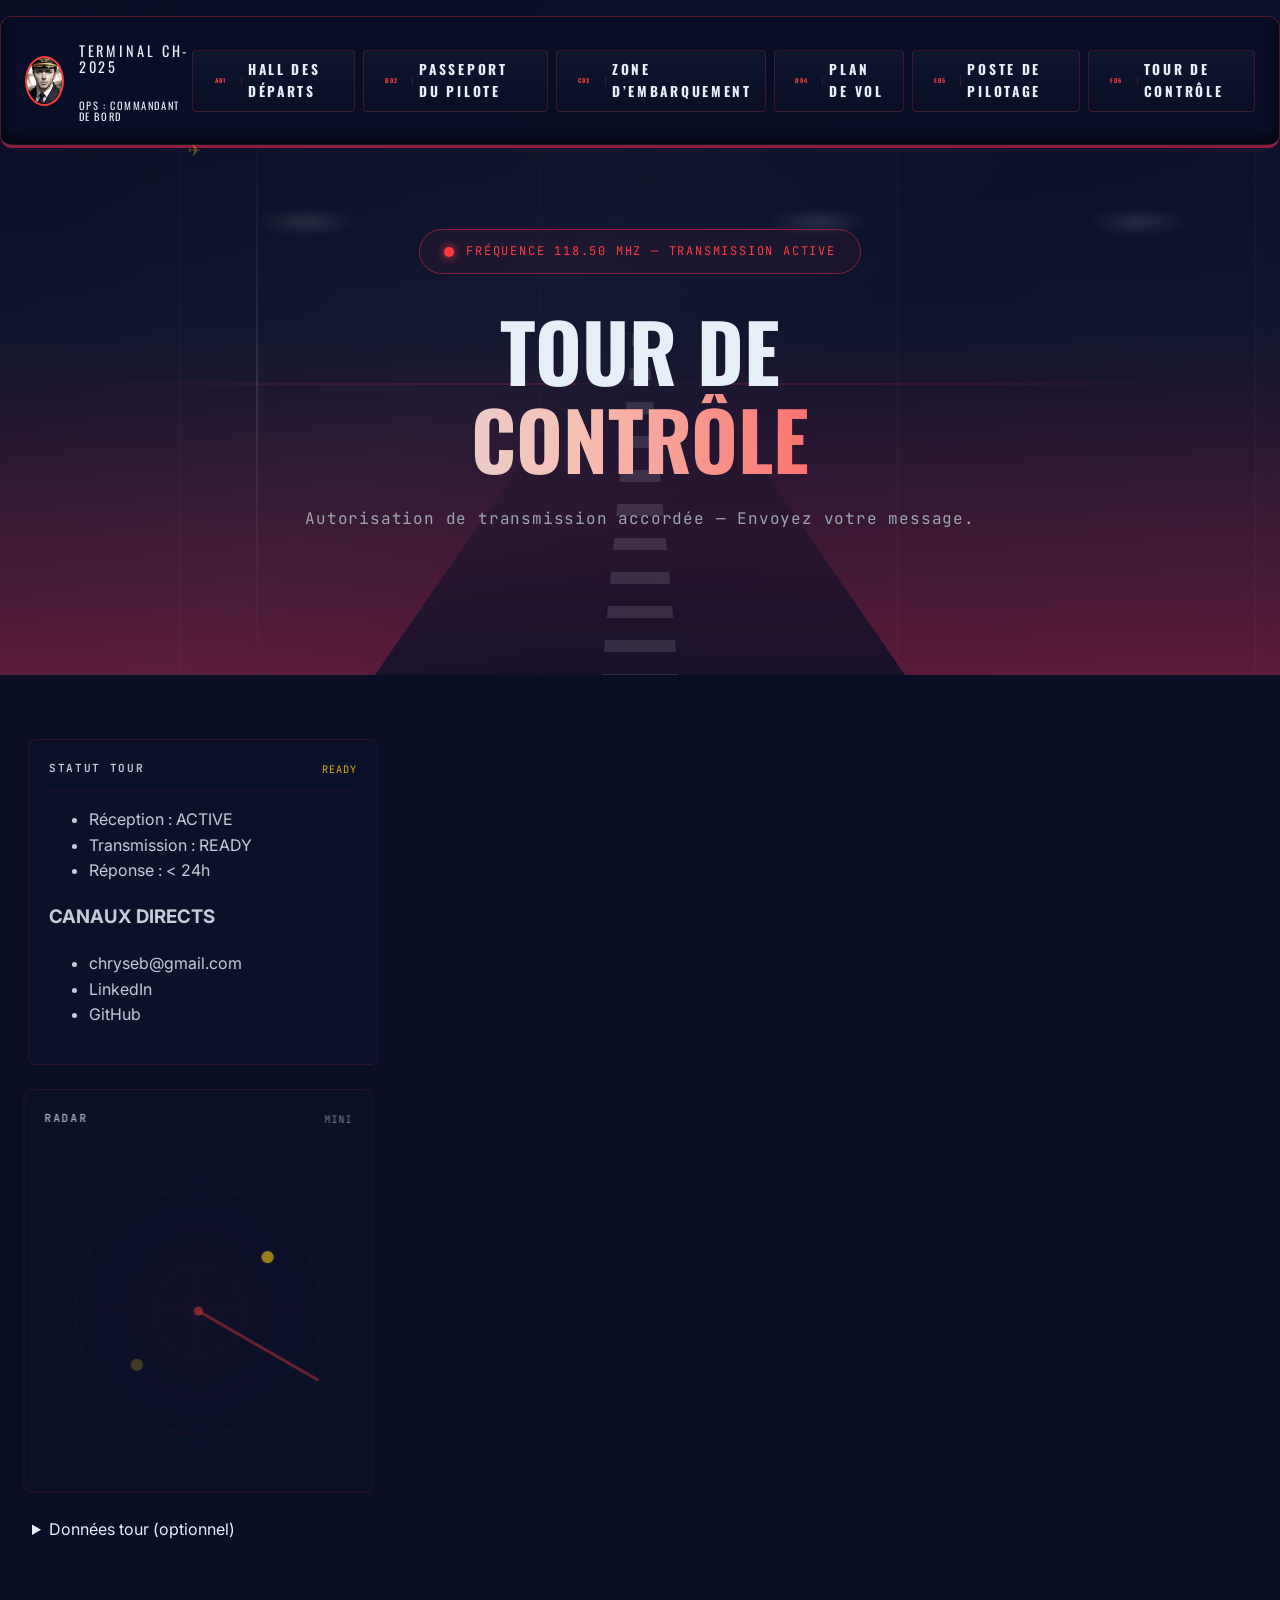
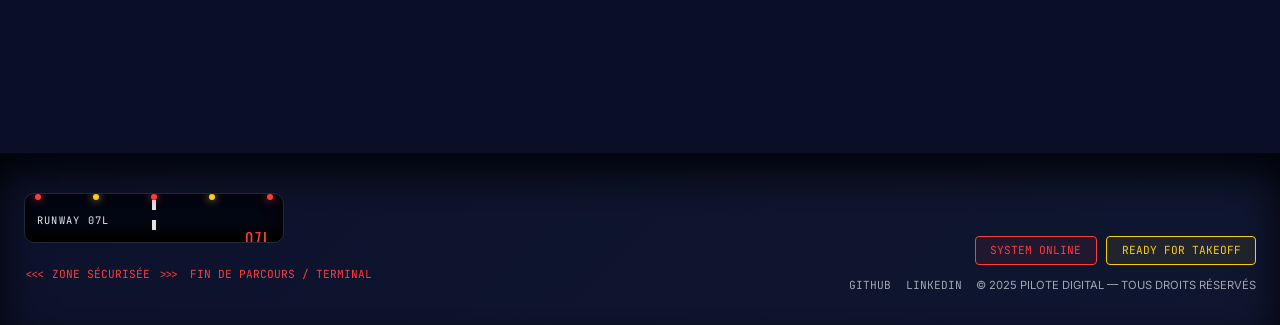
<file: contact.html>
<!DOCTYPE html>
<html lang="fr">

<head>
  <meta charset="UTF-8">
  <meta name="viewport" content="width=device-width, initial-scale=1.0">
  <meta name="description" content="Tour de contrôle — Initiez votre transmission">
  <title>Tour de Contrôle | Contact</title>

  <!-- Fonts -->
  <link rel="preconnect" href="https://fonts.googleapis.com">
  <link rel="preconnect" href="https://fonts.gstatic.com" crossorigin>
  <link
    href="https://fonts.googleapis.com/css2?family=Oswald:wght@400;600;700&family=Inter:wght@300;400;600&family=JetBrains+Mono:wght@400;600&display=swap"
    rel="stylesheet">

  <!-- Styles -->

  <link rel="stylesheet" href="css/contact.css">
</head>

<body>

  <!--header navigation -->
  <header class="site-header">
    <div class="header-inner" id="nav-container">
      <a href="index.html" class="logo" id="logo-ref" aria-label="Terminal principal">
        <img src="asset/images/pilote-christophehascoet3.png" alt="Portrait de Christophe Hascoët" />
        <div class="logo-text-group">
          <p class="logo-terminal">TERMINAL CH-2025</p>
          <p class="logo-ops">OPS : COMMANDANT DE BORD</p>
        </div>
      </a>

      <nav class="nav-desktop" aria-label="Navigation principale">

        <a href="index.html" class="nav-link cockpit-btn" data-gate="A01">
          <span class="gate-number">A01</span>
          <span class="nav-label">HALL DES DÉPARTS</span>
        </a>

        <a href="passeport.html" class="nav-link cockpit-btn" data-gate="B02">
          <span class="gate-number">B02</span>
          <span class="nav-label">PASSEPORT DU PILOTE</span>
        </a>

        <a href="embarquement.html" class="nav-link cockpit-btn" data-gate="C03">
          <span class="gate-number">C03</span>
          <span class="nav-label">ZONE D’EMBARQUEMENT</span>
        </a>

        <a href="plandevol.html" class="nav-link cockpit-btn" data-gate="D04">
          <span class="gate-number">D04</span>
          <span class="nav-label">PLAN DE VOL</span>
        </a>

        <!-- <a href="departure1.html" class="nav-link cockpit-btn" data-gate="E05">
          <span class="gate-number">E05</span>
          <span class="nav-label">POSTE DE PILOTAGE</span>
        </a> -->

        <a href="profile.html" class="nav-link cockpit-btn" data-gate="E05">
          <span class="gate-number">E05</span>
          <span class="nav-label">POSTE DE PILOTAGE</span>
        </a>

        <a href="contact.html" class="nav-link cockpit-btn" data-gate="F06">
          <span class="gate-number">F06</span>
          <span class="nav-label">TOUR DE CONTRÔLE</span>
        </a>
      </nav>
      <span class="plane-animated" id="plane" aria-hidden="true">✈</span>


  </header>

  <!-- TOUR DE CONTRÔLE -->
  <main class="tower-control">

    <!-- HERO / VUE TOUR (ambiance + titre) -->
    <section class="tower-windows" aria-label="Vue panoramique de la tour">

      <!-- Ciel + horizon (décor léger) -->
      <div class="sky-view" aria-hidden="true">
        <div class="sky-gradient"></div>

        <div class="clouds">
          <div class="cloud"></div>
          <div class="cloud"></div>
          <div class="cloud"></div>
        </div>

        <div class="horizon-line"></div>
      </div>

      <!-- Piste (décor, pas “infos”) -->
      <div class="runway-perspective" aria-hidden="true">
        <div class="runway-strip">
          <div class="runway-marking"></div>
          <div class="runway-marking"></div>
          <div class="runway-marking"></div>
          <div class="runway-marking"></div>
          <div class="runway-marking"></div>
          <div class="runway-marking"></div>
        </div>

        <div class="runway-lights">
          <span class="light"></span>
          <span class="light"></span>
          <span class="light"></span>
          <span class="light"></span>
          <span class="light"></span>
        </div>
      </div>

      <!-- Reflets vitres -->
      <div class="window-frame" aria-hidden="true">
        <div class="window-reflection"></div>
        <div class="window-beam"></div>
      </div>

      <!-- Header (contenu principal du hero) -->
      <header class="tower-header">
        <p class="tower-callsign">
          <span class="callsign-led" aria-hidden="true"></span>
          <data value="118.50">FRÉQUENCE 118.50 MHz — TRANSMISSION ACTIVE</data>
        </p>

        <h1 class="tower-title">
          <span class="title-line">TOUR DE</span>
          <span class="title-line title-highlight">CONTRÔLE</span>
        </h1>

        <p class="tower-subtitle">
          Autorisation de transmission accordée — Envoyez votre message.
        </p>
      </header>
    </section>

    <!-- CONSOLE (focus portfolio : contact) -->
    <section class="control-workstation" aria-label="Console de contrôle">
      <div class="workstation-container">

        <!-- COLONNE GAUCHE : MINIMAL (statut + radar) -->
        <aside class="monitoring-station" aria-label="Infos tour (essentiel)">

          <!-- STATUT + CANAUX DIRECTS (utile pour un recruteur) -->
          <section class="monitor-unit system-monitor" aria-label="Statut système et canaux directs">
            <header class="monitor-header">
              <h2 class="monitor-label">STATUT TOUR</h2>
              <span class="monitor-status active">READY</span>
            </header>

            <div class="monitor-screen">
              <ul class="tower-status-list" role="list">
                <li class="tower-status-item">
                  <span class="tower-dot tower-dot--ok" aria-hidden="true"></span>
                  Réception : ACTIVE
                </li>
                <li class="tower-status-item">
                  <span class="tower-dot tower-dot--ok" aria-hidden="true"></span>
                  Transmission : READY
                </li>
                <li class="tower-status-item">
                  <span class="tower-dot tower-dot--warn" aria-hidden="true"></span>
                  Réponse : &lt; 24h
                </li>
              </ul>

              <div class="tower-divider" role="separator" aria-hidden="true"></div>

              <h3 class="tower-mini-title">CANAUX DIRECTS</h3>
              <ul class="tower-direct-list" role="list">
                <li><a class="tower-direct-link" href="mailto:votre.email@exemple.com">chryseb@gmail.com</a></li>
                <li><a class="tower-direct-link" href="https://linkedin.com/in/votreprofil" target="_blank"
                    rel="noopener noreferrer">LinkedIn</a></li>
                <li><a class="tower-direct-link" href="https://github.com/votrenom" target="_blank"
                    rel="noopener noreferrer">GitHub</a></li>
              </ul>
            </div>
          </section>

          <!-- RADAR MINI (déco + signature) -->
          <section class="monitor-unit radar-monitor" aria-label="Radar miniature">
            <header class="monitor-header">
              <h2 class="monitor-label">RADAR</h2>
              <span class="monitor-status auto">MINI</span>
            </header>

            <div class="monitor-screen">
              <svg class="radar-scope" viewBox="0 0 200 200" role="img" aria-label="Écran radar">
                <defs>
                  <radialGradient id="radarGlow">
                    <stop offset="0%" stop-color="var(--accent)" stop-opacity="0.10" />
                    <stop offset="100%" stop-color="var(--primary)" stop-opacity="0" />
                  </radialGradient>
                </defs>

                <circle cx="100" cy="100" r="95" fill="url(#radarGlow)" />
                <circle cx="100" cy="100" r="80" fill="none" stroke="var(--accent)" stroke-width="0.5" opacity="0.28" />
                <circle cx="100" cy="100" r="55" fill="none" stroke="var(--accent)" stroke-width="0.5" opacity="0.22" />
                <circle cx="100" cy="100" r="30" fill="none" stroke="var(--accent)" stroke-width="0.5" opacity="0.18" />
                <line x1="100" y1="5" x2="100" y2="195" stroke="var(--accent)" stroke-width="0.5" opacity="0.16" />
                <line x1="5" y1="100" x2="195" y2="100" stroke="var(--accent)" stroke-width="0.5" opacity="0.16" />

                <circle cx="100" cy="100" r="3" fill="var(--accent-bright)">
                  <animate attributeName="opacity" values="1;0.5;1" dur="2s" repeatCount="indefinite" />
                </circle>

                <line class="radar-sweep" x1="100" y1="100" x2="100" y2="10" stroke="var(--accent-bright)"
                  stroke-width="2" opacity="0.55">
                  <animateTransform attributeName="transform" type="rotate" from="0 100 100" to="360 100 100" dur="4s"
                    repeatCount="indefinite" />
                </line>

                <g transform="translate(145, 65)">
                  <circle r="4" fill="var(--warning)">
                    <animate attributeName="opacity" values="1;0.3;1" dur="1.5s" repeatCount="indefinite" />
                  </circle>
                </g>
                <g transform="translate(60, 135)">
                  <circle r="4" fill="var(--warning)">
                    <animate attributeName="opacity" values="1;0.3;1" dur="1.5s" repeatCount="indefinite"
                      begin="0.6s" />
                  </circle>
                </g>
              </svg>
            </div>
          </section>

          <!-- DONNÉES “FUN” MAIS REPLIÉES -->
          <details class="tower-details">
            <summary class="tower-details__summary">Données tour (optionnel)</summary>

            <div class="tower-details__body">
              <!-- METAR -->
              <article class="monitor-unit weather-monitor" aria-label="METAR (optionnel)">
                <header class="monitor-header">
                  <h2 class="monitor-label">METAR</h2>
                  <span class="monitor-status auto">AUTO</span>
                </header>
                <div class="monitor-screen">
                  <dl class="metar-data">
                    <div class="metar-row">
                      <dt>VENT</dt>
                      <dd><data value="270/12">270° / 12kt</data></dd>
                    </div>
                    <div class="metar-row">
                      <dt>VISI</dt>
                      <dd><data value="10000">10km+</data></dd>
                    </div>
                    <div class="metar-row">
                      <dt>TEMP</dt>
                      <dd><data value="18">18°C</data></dd>
                    </div>
                    <div class="metar-row">
                      <dt>QNH</dt>
                      <dd><data value="1013">1013 hPa</data></dd>
                    </div>
                    <div class="metar-row">
                      <dt>PISTE</dt>
                      <dd><data value="27">27 ACTIVE</data></dd>
                    </div>
                  </dl>
                </div>
              </article>

              <!-- TRAFIC -->
              <article class="monitor-unit traffic-monitor" aria-label="Trafic (optionnel)">
                <header class="monitor-header">
                  <h2 class="monitor-label">TRAFIC</h2>
                  <span class="monitor-status"><data value="3">03</data></span>
                </header>
                <div class="monitor-screen">
                  <ul class="traffic-list" role="list">
                    <li class="traffic-entry">
                      <span class="traffic-led active"></span>
                      <data class="traffic-callsign" value="AF1234">AF1234</data>
                      <span class="traffic-type">A320</span>
                      <data class="traffic-altitude" value="35000">FL350</data>
                    </li>
                    <li class="traffic-entry">
                      <span class="traffic-led active"></span>
                      <data class="traffic-callsign" value="BA5678">BA5678</data>
                      <span class="traffic-type">B777</span>
                      <data class="traffic-altitude" value="38000">FL380</data>
                    </li>
                    <li class="traffic-entry">
                      <span class="traffic-led"></span>
                      <data class="traffic-callsign" value="LH9012">LH9012</data>
                      <span class="traffic-type">A350</span>
                      <data class="traffic-altitude" value="0">SOL</data>
                    </li>
                  </ul>
                </div>
              </article>

              <!-- FRÉQUENCES -->
              <article class="monitor-unit frequency-monitor" aria-label="Fréquences (optionnel)">
                <header class="monitor-header">
                  <h2 class="monitor-label">FRÉQUENCES</h2>
                </header>
                <div class="monitor-screen">
                  <ul class="frequency-list" role="list">
                    <li class="frequency-channel active"><data value="118.50">118.50</data><span>TOUR</span><span
                        class="channel-led"></span></li>
                    <li class="frequency-channel"><data value="121.90">121.90</data><span>SOL</span><span
                        class="channel-led"></span></li>
                    <li class="frequency-channel"><data value="119.25">119.25</data><span>APPROCHE</span><span
                        class="channel-led"></span></li>
                    <li class="frequency-channel"><data value="121.50">121.50</data><span>URGENCE</span><span
                        class="channel-led"></span></li>
                  </ul>
                </div>
              </article>
            </div>
          </details>
        </aside>

        <!-- COLONNE DROITE : FORMULAIRE (priorité) -->
        <article class="transmission-station" aria-labelledby="transmission-title">
          <header class="station-header">
            <h2 id="transmission-title" class="station-title">CONSOLE DE TRANSMISSION</h2>
            <div class="station-status">
              <span class="system-led" aria-hidden="true"></span>
              <span class="system-text">SYSTÈME OPÉRATIONNEL</span>
            </div>
          </header>

          <form class="transmission-form" id="contactForm" novalidate>
            <div class="form-row">
              <div class="form-field">
                <label for="callsign" class="field-label">
                  <span class="field-code">[01]</span>
                  <span class="field-text">INDICATIF</span>
                  <abbr title="Requis" aria-label="Champ requis">*</abbr>
                </label>
                <input type="text" id="callsign" name="name" class="field-input" placeholder="Votre nom complet"
                  autocomplete="name" required aria-required="true">
                <span class="field-scan" aria-hidden="true"></span>
                <span class="field-error" role="alert"></span>
              </div>

              <div class="form-field">
                <label for="frequency" class="field-label">
                  <span class="field-code">[02]</span>
                  <span class="field-text">CANAL</span>
                  <abbr title="Requis" aria-label="Champ requis">*</abbr>
                </label>
                <input type="email" id="frequency" name="email" class="field-input" placeholder="votre@email.com"
                  autocomplete="email" required aria-required="true">
                <span class="field-scan" aria-hidden="true"></span>
                <span class="field-error" role="alert"></span>
              </div>
            </div>

            <div class="form-field">
              <label for="code" class="field-label">
                <span class="field-code">[03]</span>
                <span class="field-text">AUTORISATION</span>
                <abbr title="Requis" aria-label="Champ requis">*</abbr>
              </label>
              <input type="text" id="code" name="subject" class="field-input" placeholder="Objet de votre message"
                required aria-required="true">
              <span class="field-scan" aria-hidden="true"></span>
              <span class="field-error" role="alert"></span>
            </div>

            <div class="form-field">
              <label for="message" class="field-label">
                <span class="field-code">[04]</span>
                <span class="field-text">MESSAGE ENTRANT</span>
                <abbr title="Requis" aria-label="Champ requis">*</abbr>
              </label>
              <textarea id="message" name="message" class="field-input field-textarea" placeholder="Votre message…"
                rows="6" required aria-required="true"></textarea>
              <span class="field-scan" aria-hidden="true"></span>
              <span class="field-error" role="alert"></span>
            </div>

            <div class="form-actions">
              <button type="submit" class="btn-ptt">
                <span class="ptt-led" aria-hidden="true"></span>
                <span class="ptt-icon" aria-hidden="true">
                  <svg width="20" height="20" viewBox="0 0 24 24" fill="none" stroke="currentColor" stroke-width="2.5">
                    <path d="M22 2L11 13M22 2l-7 20-4-9-9-4 20-7z" />
                  </svg>
                </span>
                <span class="ptt-text">TRANSMETTRE</span>
                <span class="ptt-hint">PRESS TO TALK</span>
              </button>
            </div>
          </form>

          <aside class="transmission-ack" id="acknowledgment" role="status" aria-live="polite" hidden>
            <div class="ack-indicator" aria-hidden="true">✓</div>
            <div class="ack-content">
              <strong class="ack-title">TRANSMISSION REÇUE</strong>
              <p class="ack-message">Message envoyé avec succès — Réponse sous 24 heures</p>
            </div>
          </aside>
        </article>
      </div>
    </section>
  </main>
  <footer class="site-footer">
    <section class="footer-inner" aria-label="Informations de bas de page">
      <div class="footer-left-block">
        <div class="runway-visual" aria-hidden="true">
          <div class="runway-centerline"></div>
          <div class="runway-lights">
            <span class="runway-light"></span>
            <span class="runway-light"></span>
            <span class="runway-light"></span>
            <span class="runway-light"></span>
            <span class="runway-light"></span>
          </div>
          <p class="runway-label">RUNWAY 07L</p>
          <p class="runway-code">07L</p>
        </div>
        <p class="piste-lights">
          <span>&lt;&lt;&lt; ZONE SÉCURISÉE &gt;&gt;&gt;</span>
          <span>FIN DE PARCOURS / TERMINAL</span>
        </p>
      </div>

      <div class="footer-right-block">
        <div class="status-row">
          <span class="status-tag">SYSTEM ONLINE</span>
          <span class="status-tag secondary">READY FOR TAKEOFF</span>
        </div>
        <div class="footer-links">
          <a href="https://github.com/CHRISTOPHEHASCOET" target="_blank" rel="noopener noreferrer"
            aria-label="Aller vers mon profil GitHub (s'ouvre dans un nouvel onglet)">GitHub</a>
          <a href="#" target="_blank" rel="noopener noreferrer"
            aria-label="Aller vers mon profil LinkedIn (s'ouvre dans un nouvel onglet)">LinkedIn</a>
          <span>© 2025 PILOTE DIGITAL — TOUS DROITS RÉSERVÉS</span>
        </div>
      </div>
    </section>
  </footer>

  <!-- Scripts -->
  <script src="https://cdnjs.cloudflare.com/ajax/libs/gsap/3.12.5/gsap.min.js"></script>
  <script src="js/main.js"></script>
  <script type="module" src="js/contact.js"></script>

</body>

</html>
</file>
<file: css/contact.css>
:root {
    /* Palette de couleurs */
    --primary: #0a0e27;
    --primary-2: #0f1630;
    --accent: #8b1e3f;
    --accent-bright: #ff3b3b;
    --warning: #facc15;
    --text: #e6eef8;
    --text-dim: #9fa8b3;
    --bg-gradient: linear-gradient(135deg,
            var(--primary) 0%,
            var(--primary-2) 100%);
    --gradient: linear-gradient(90deg, #d9dde8 0%, #f6c1b5 40%, #ff3b3b 100%);

    /* Dimensions */
    --container-width: 1400px;
    --tile-w: 22px;
    --tile-h: 36px;
    --gap-char: 2px;

    /* Typographie */
    --font-oswald: "Oswald", sans-serif;
    --font-inter: "Inter", sans-serif;
    --font-mono: "JetBrains Mono", monospace;
}

*,
*::before,
*::after {
    box-sizing: border-box;
}

body {
    margin: 0;
    background: var(--bg-gradient);
    color: var(--text);
    font-family: var(--font-inter);
    display: flex;
    flex-direction: column;
    min-height: 100vh;
    overflow-x: hidden;
    line-height: 1.6;
}

a {
    color: inherit;
    text-decoration: none;
}

img {
    max-width: 100%;
    height: auto;
    display: block;
}

/* Utilitaire pour le masquage accessible */
.visually-hidden {
    position: absolute;
    width: 1px;
    height: 1px;
    padding: 0;
    margin: -1px;
    overflow: hidden;
    clip: rect(0, 0, 0, 0);
    white-space: nowrap;
    border: 0;
}

/* ═══════════════════════════════════════════════════════════════════════
   TOUR DE CONTRÔLE — PAGE CONTACT
   Utilise UNIQUEMENT les variables définies dans base.css
   ═══════════════════════════════════════════════════════════════════════ */
/* NAV — composant réutilisable */
/* ==========================================================================
   3. LAYOUT PRINCIPAL
   ========================================================================== */

.site-header {
    position: fixed;
    top: 0;
    left: 0;
    right: 0;
    z-index: 1001;
    padding: 1rem 0;
}

.header-inner {
    max-width: var(--container-width);
    margin: 0 auto;
    padding: 0.75rem 1.5rem;
    display: flex;
    justify-content: space-between;
    align-items: center;
    background: rgba(10, 14, 39, 0.95);
    backdrop-filter: blur(12px);
    border: 1px solid rgba(255, 59, 59, 0.3);
    border-bottom: 3px solid var(--accent);
    border-radius: 12px;
    /* box-shadow: 0 10px 30px rgba(0, 0, 0, 0.5); */
    box-shadow:
        inset 0 -1px 0 rgba(255, 255, 255, 0.06),
        inset 0 -6px 12px rgba(0, 0, 0, 0.6);
}
.logo {
    display: flex;
    align-items: center;
    gap: 15px;
}

.logo img {
    width: 50px;
    height: 50px;
    border-radius: 50%;
    border: 2px solid var(--accent-bright);
    object-fit: cover;
}

.logo-title {
    font-family: var(--font-oswald);
    font-weight: 700;
    font-size: 1.8rem;
    line-height: 1;
}

.logo-text-group {
    display: flex;
    flex-direction: column;
    line-height: 1.1;
}

.logo-terminal {
    font-family: var(--font-oswald);
    font-size: 0.9rem;
    letter-spacing: 0.2em;
    color: var(--text);
}

.logo-ops {
    font-family: var(--font-oswald);
    font-size: 0.65rem;
    letter-spacing: 0.15em;
}

.flight-id {
    font-family: var(--font-oswald);
    font-size: 0.6rem;
    color: var(--gradient);
    letter-spacing: 2px;
    margin-top: 4px;
    display: block;
}

/* Avion animé */
.plane-animated {
    position: absolute;
    top: 100%;
    margin-top: 6px;
    left: 180px;
    transform: translateY(-50%);
    color: var(--warning);
    font-size: 1.2rem;
    pointer-events: none;
    filter: drop-shadow(0 0 5px var(--warning));
    z-index: 1;
    opacity: 0.35;
    font-size: 1rem;
    filter: none;
}

.trail {
    position: absolute;
    width: 4px;
    height: 4px;
    background: rgba(139, 85, 85, 0.5);
    border-radius: 50%;
    pointer-events: none;
    z-index: 9;
}


.nav-desktop {
    display: flex;
    gap: 8px;
}

/* Bouton cockpit */
.cockpit-btn {
    color: var(--text);
    font-weight: 700;
    padding: 0.75rem 1.1rem;
    text-transform: uppercase;
    font-size: 10px;
    font-family: var(--font-oswald);
    letter-spacing: 1px;
    position: relative;
    transition: all 0.2s ease;
    background: linear-gradient(180deg, #0f1630 0%, #0a0e27 100%);
    border: 1px solid rgba(255, 59, 59, 0.2);
    border-radius: 4px;
    display: flex;
    align-items: center;
    gap: 6px;
}

/* Numéro de porte dans le bouton */
.gate-number {
    font-family: var(--font-oswald);
    font-size: 6px;
    font-weight: 700;
    color: var(--accent-bright);
    min-width: 36px;
    text-align: center;
    border-right: 1px solid rgba(255, 59, 59, 0.2);
    padding-right: 6px;

}

/* Effet de pression au survol */
.cockpit-btn:hover {
    color: var(--accent-bright);
    font-weight: bold;
    border-color: var(--accent);
    transform: translateY(-1px);
    box-shadow: 0 2px 8px rgba(139, 30, 63, 0.15);
}

/* .realtime-clock {
    font-family: var(--font-mono);
    font-size: 1rem;
    color: var(--bg-gradient);
    background: rgba(0, 0, 0, 0.3);
    padding: 0.25rem 0.5rem;
    border-radius: 4px;
    border: 1px solid rgba(250, 204, 21, 0.3);
    letter-spacing: 1px;
    white-space: nowrap;
} */


.nav-label {
    font-family: var(--font-oswald);
    font-size: 0.85rem;
    letter-spacing: 0.2em;
    text-transform: uppercase;
    color: var(--gradient);
}

.nav-link {
    color: var(--text);
    padding: 0.5rem 0.8rem;
    text-transform: uppercase;
    font-size: 0.85rem;
    font-weight: bold;
    font-family: var(--font-oswald);
    letter-spacing: 1px;
    position: relative;
    transition: all 0.2s ease;
    background: linear-gradient(180deg, #0f1630 0%, #0a0e27 100%);
    border: 1px solid rgba(255, 59, 59, 0.2);
    box-shadow: none;
    border-radius: 4px;
    display: flex;
    align-items: center;
    gap: 6px;
    z-index: 10;
    /* Boutons AU-DESSUS de l'avion */
}

.nav-link:hover .nav-link {
    color: var(--text);
    font-weight: bold;
    border-color: var(--accent-bright);
    background: linear-gradient(180deg, #141d3b 0%, #0f1630 100%);
    box-shadow: 0 0 8px rgba(255, 59, 59, 0.2);
}

.nav-link:hover {
    border-color: var(--accent);
    box-shadow: 0 0 6px rgba(139, 30, 63, 0.25);
    background: linear-gradient(180deg, #141d3b 0%, #0f1630 100%);

}

.nav-desktop,
.logo {
    position: relative;
    z-index: 5;
}
main {
    flex: 1;
    padding-top: 90px;
    /* Espace pour le header fixe */
}




/* ───────────────────────────────────────────────────────────────────────
   PARTIE 1 : VUE PANORAMIQUE (Baies vitrées de la tour)
   ─────────────────────────────────────────────────────────────────────── */
.tower-windows {
    position: relative;
    min-height: 65vh;
    background: var(--bg-gradient);
    overflow: hidden;
    display: grid;
    place-items: center;
}

/* Montants verticaux (structure de baie vitrée) */
.tower-windows::after {
    content: "";
    position: absolute;
    inset: 0;
    background:
        repeating-linear-gradient(90deg,
            transparent 0 14%,
            color-mix(in srgb, var(--text) 10%, transparent) 14% 14.2%,
            transparent 14.2% 28%);
    opacity: 0.35;
    pointer-events: none;
}

/* Ciel et horizon */
.sky-view {
    position: absolute;
    inset: 0;
    z-index: 1;
}

.sky-gradient {
    position: absolute;
    inset: 0;
    background: linear-gradient(180deg,
            var(--primary) 0%,
            var(--primary-2) 40%,
            var(--accent) 100%);
    opacity: 0.6;
}

.clouds {
    position: absolute;
    inset: 0;
}

.cloud {
    position: absolute;
    top: 20%;
    left: var(--x);
    width: 100px;
    height: 30px;
    background: radial-gradient(ellipse at center,
            rgba(230, 238, 248, 0.1) 0%,
            transparent 70%);
    border-radius: 50%;
    animation: cloud-drift 30s linear infinite;
    animation-delay: var(--delay);
}

@keyframes cloud-drift {
    from {
        transform: translateX(-100px);
    }

    to {
        transform: translateX(calc(100vw + 100px));
    }
}

.horizon-line {
    position: absolute;
    top: 50%;
    left: 0;
    right: 0;
    height: 2px;
    background: linear-gradient(90deg,
            transparent 0%,
            var(--accent) 50%,
            transparent 100%);
    opacity: 0.4;
}

/* Piste vue depuis la tour */
.runway-perspective {
    position: absolute;
    inset-inline: 0;
    bottom: -6vh;
    height: 44vh;
    display: grid;
    place-items: end center;
    z-index: 2;
    pointer-events: none;
}

.runway-strip {
    width: min(70vw, 720px);
    height: 100%;
    background:
        linear-gradient(180deg, transparent 0%, color-mix(in srgb, var(--accent) 18%, transparent) 45%, transparent 100%),
        linear-gradient(180deg, color-mix(in srgb, var(--primary-2) 65%, transparent), color-mix(in srgb, var(--primary) 92%, transparent));
    clip-path: polygon(46% 0, 54% 0, 92% 100%, 8% 100%);
    border: 1px solid color-mix(in srgb, var(--accent) 25%, transparent);
    box-shadow: 0 30px 80px color-mix(in srgb, #000 55%, transparent);
    position: relative;
    overflow: hidden;
}

/* Lignes centrales animées */
.runway-strip::before {
    content: "";
    position: absolute;
    inset: 0;
    background:
        repeating-linear-gradient(180deg,
            color-mix(in srgb, var(--text) 22%, transparent) 0 12px,
            transparent 12px 34px);
    clip-path: polygon(49% 0, 51% 0, 56% 100%, 44% 100%);
    opacity: 0.55;
    animation: runway-scroll 1.2s linear infinite;
}

@keyframes runway-scroll {
    from {
        background-position: 0 0;
    }

    to {
        background-position: 0 46px;
    }
}
/* Clouds: positions + delays sans inline */
.clouds .cloud:nth-child(1){ left: 20%; animation-delay: 0s; }
.clouds .cloud:nth-child(2){ left: 60%; animation-delay: 3s; }
.clouds .cloud:nth-child(3){ left: 85%; animation-delay: 6s; }

/* Runway lights: positions + delays sans inline */
.runway-lights .light:nth-child(1){ left: 10%; animation-delay: 0s; }
.runway-lights .light:nth-child(2){ left: 30%; animation-delay: .2s; }
.runway-lights .light:nth-child(3){ left: 50%; animation-delay: .4s; }
.runway-lights .light:nth-child(4){ left: 70%; animation-delay: .6s; }
.runway-lights .light:nth-child(5){ left: 90%; animation-delay: .8s; }

/* si tes .light n'étaient pas positionnées en absolute */
.runway-lights{ position: absolute; inset: 0; }
.runway-lights .light{ position:absolute; bottom: 12%; }
/* Feux de piste (bords) */

/* .runway-lights .light {
    position: absolute;
    bottom: 6%;
    width: 6px;
    height: 6px;
    background: var(--warning);
    border-radius: 50%;
    box-shadow: 0 0 10px var(--warning);
    opacity: 0.9;
    animation: light-blink 1.8s ease-in-out infinite;
} */

/* positions sans style inline */
/* .runway-lights .light:nth-child(1) {
    left: 14%;
    animation-delay: .0s;
}

.runway-lights .light:nth-child(2) {
    left: 28%;
    animation-delay: .2s;
}

.runway-lights .light:nth-child(3) {
    left: 50%;
    animation-delay: .4s;
}

.runway-lights .light:nth-child(4) {
    left: 72%;
    animation-delay: .6s;
}

.runway-lights .light:nth-child(5) {
    left: 86%;
    animation-delay: .8s;
} */

@keyframes light-blink {

    0%,
    100% {
        opacity: 1;
    }

    50% {
        opacity: .25;
    }
}

/* .light {
    width: 6px;
    height: 6px;
    background: var(--warning);
    border-radius: 50%;
    box-shadow: 0 0 10px var(--warning);
    animation: light-blink 2s ease-in-out infinite;
    animation-delay: calc(var(--pos) * 0.05s);
} */

/* @keyframes light-blink {

    0%,
    100% {
        opacity: 1;
    }

    50% {
        opacity: 0.3;
    }
} */

/* Reflet de vitre */
.window-frame {
    position: absolute;
    inset: 0;
    pointer-events: none;
    z-index: 3;
}

.window-reflection {
    position: absolute;
    inset: 0;
    background: linear-gradient(135deg,
            transparent 0%,
            color-mix(in srgb, var(--text) 6%, transparent) 40%,
            transparent 60%,
            color-mix(in srgb, var(--accent-bright) 4%, transparent) 100%);
    opacity: 0.35;
}

.window-beam {
    position: absolute;
    top: 0;
    left: 20%;
    width: 2px;
    height: 100%;
    background: linear-gradient(180deg,
            transparent 0%,
            rgba(230, 238, 248, 0.1) 50%,
            transparent 100%);
}

/* Header de la tour */
.tower-header {
    position: relative;
    z-index: 4;
    text-align: center;
    max-width: 900px;
    padding: 2rem;
}

.tower-callsign {
    display: inline-flex;
    align-items: center;
    gap: 0.75rem;
    padding: 0.75rem 1.5rem;
    background: rgba(139, 30, 63, 0.1);
    border: 1px solid var(--accent);
    border-radius: 100px;
    font-family: var(--font-mono);
    font-size: 0.75rem;
    color: var(--accent-bright);
    letter-spacing: 0.15em;
    text-transform: uppercase;
    margin-bottom: 2rem;
}

.callsign-led {
    width: 10px;
    height: 10px;
    background: var(--accent-bright);
    border-radius: 50%;
    box-shadow: 0 0 10px var(--accent-bright);
    animation: led-pulse 2s ease-in-out infinite;
}

@keyframes led-pulse {

    0%,
    100% {
        opacity: 1;
        transform: scale(1);
    }

    50% {
        opacity: 0.4;
        transform: scale(0.8);
    }
}

.tower-title {
    font-family: var(--font-oswald);
    font-size: clamp(2.5rem, 8vw, 5rem);
    font-weight: 700;
    line-height: 1.1;
    margin: 0 0 1.5rem;
}

.title-line {
    display: block;
    color: var(--text);
}

.title-highlight {
    background: var(--gradient);
    -webkit-background-clip: text;
    -webkit-text-fill-color: transparent;
    background-clip: text;
}

.tower-subtitle {
    font-family: var(--font-mono);
    font-size: clamp(0.85rem, 2vw, 1rem);
    color: var(--text-dim);
    letter-spacing: 0.05em;
    line-height: 1.6;
}

/* ───────────────────────────────────────────────────────────────────────
   PARTIE 2 : CONSOLE DE CONTRÔLE (Workstation)
   ─────────────────────────────────────────────────────────────────────── */

.control-workstation {
    padding: 4rem 0 6rem;
    background: var(--primary);
}

.workstation-container {
    max-width: var(--container-width);
    margin: 0 auto;
    padding: 0 2rem;
    display: grid;
    grid-template-columns: 350px 1fr;
    gap: 2rem;
}

/* ═══════════════════════════════════════
   MONITORING STATION (Écrans)
   ═══════════════════════════════════════ */

.monitoring-station {
    display: flex;
    flex-direction: column;
    gap: 1.5rem;
}

.monitor-unit {
    background: rgba(15, 22, 48, 0.6);
    border: 1px solid rgba(139, 30, 63, 0.3);
    border-radius: 8px;
    padding: 1.25rem;
    backdrop-filter: blur(10px);
}

.monitor-header {
    display: flex;
    justify-content: space-between;
    align-items: center;
    padding-bottom: 0.75rem;
    margin-bottom: 1rem;
    border-bottom: 1px solid rgba(139, 30, 63, 0.2);
}

.monitor-label {
    font-family: var(--font-mono);
    font-size: 0.7rem;
    font-weight: 600;
    color: var(--text);
    letter-spacing: 0.15em;
    text-transform: uppercase;
    margin: 0;
}

.monitor-status {
    font-family: var(--font-mono);
    font-size: 0.65rem;
    color: var(--accent-bright);
    letter-spacing: 0.1em;
    text-transform: uppercase;
}

.monitor-status.active {
    color: var(--warning);
}

.monitor-status.auto {
    color: var(--text-dim);
}

.monitor-screen {
    min-height: 100px;
}

/* RADAR */
.radar-scope {
    width: 100%;
    height: 100%;
    min-height: 200px;
}

.radar-scope circle,
.radar-scope line {
    color: var(--accent);
}

.radar-scope text {
    fill: var(--warning);
}

/* MÉTÉO */
.metar-data {
    display: flex;
    flex-direction: column;
    gap: 0.75rem;
    margin: 0;
}

.metar-row {
    display: grid;
    grid-template-columns: 60px 1fr;
    gap: 1rem;
    padding: 0.5rem 0.75rem;
    background: rgba(10, 14, 39, 0.5);
    border-left: 2px solid var(--accent);
    border-radius: 4px;
    font-family: var(--font-mono);
    font-size: 0.8rem;
}

.metar-row dt {
    color: var(--text-dim);
    font-weight: 600;
}

.metar-row dd {
    color: var(--text);
    margin: 0;
    text-align: right;
}

/* TRAFIC */
.traffic-list {
    display: flex;
    flex-direction: column;
    gap: 0.5rem;
    margin: 0;
    padding: 0;
    list-style: none;
}

.traffic-entry {
    display: grid;
    grid-template-columns: auto 1fr auto auto;
    gap: 0.75rem;
    align-items: center;
    padding: 0.5rem 0.75rem;
    background: rgba(10, 14, 39, 0.5);
    border-radius: 4px;
    font-family: var(--font-mono);
    font-size: 0.75rem;
}

.traffic-led {
    width: 8px;
    height: 8px;
    background: var(--text-dim);
    border-radius: 50%;
}

.traffic-led.active {
    background: var(--warning);
    box-shadow: 0 0 8px var(--warning);
    animation: traffic-blink 2s ease-in-out infinite;
}

@keyframes traffic-blink {

    0%,
    100% {
        opacity: 1;
    }

    50% {
        opacity: 0.3;
    }
}

.traffic-callsign {
    color: var(--text);
    font-weight: 600;
}

.traffic-type {
    color: var(--text-dim);
    font-size: 0.7rem;
}

.traffic-altitude {
    color: var(--accent-bright);
    font-weight: 600;
}

/* FRÉQUENCES */
.frequency-list {
    display: flex;
    flex-direction: column;
    gap: 0.5rem;
    margin: 0;
    padding: 0;
    list-style: none;
}

.frequency-channel {
    display: grid;
    grid-template-columns: auto 1fr auto;
    gap: 0.75rem;
    align-items: center;
    padding: 0.5rem 0.75rem;
    background: rgba(10, 14, 39, 0.5);
    border-radius: 4px;
    font-family: var(--font-mono);
    font-size: 0.75rem;
    color: var(--text-dim);
    cursor: pointer;
    transition: all 0.3s ease;
}

.frequency-channel:hover {
    background: rgba(139, 30, 63, 0.1);
}

.frequency-channel.active {
    background: rgba(139, 30, 63, 0.2);
    border-left: 3px solid var(--accent-bright);
    color: var(--text);
}

.frequency-channel data {
    color: var(--accent-bright);
    font-weight: 600;
}

.channel-led {
    width: 6px;
    height: 6px;
    background: var(--text-dim);
    border-radius: 50%;
}

.frequency-channel.active .channel-led {
    background: var(--warning);
    box-shadow: 0 0 6px var(--warning);
    animation: channel-pulse 2s ease-in-out infinite;
}

@keyframes channel-pulse {

    0%,
    100% {
        opacity: 1;
    }

    50% {
        opacity: 0.4;
    }
}

/* ═══════════════════════════════════════
   TRANSMISSION STATION (Formulaire)
   ═══════════════════════════════════════ */

.transmission-station {
    background: rgba(15, 22, 48, 0.6);
    border: 2px solid rgba(139, 30, 63, 0.4);
    border-radius: 12px;
    padding: 2rem;
    backdrop-filter: blur(10px);
}

.station-header {
    display: flex;
    justify-content: space-between;
    align-items: center;
    padding-bottom: 1.5rem;
    margin-bottom: 2rem;
    border-bottom: 2px solid var(--accent);
}

.station-title {
    font-family: var(--font-oswald);
    font-size: 1.5rem;
    font-weight: 600;
    color: var(--text);
    letter-spacing: 0.1em;
    text-transform: uppercase;
    margin: 0;
}

.station-status {
    display: flex;
    align-items: center;
    gap: 0.5rem;
    font-family: var(--font-mono);
    font-size: 0.7rem;
    color: var(--text-dim);
    letter-spacing: 0.1em;
    text-transform: uppercase;
}

.system-led {
    width: 10px;
    height: 10px;
    background: var(--warning);
    border-radius: 50%;
    box-shadow: 0 0 10px var(--warning);
    animation: system-pulse 2s ease-in-out infinite;
}

@keyframes system-pulse {

    0%,
    100% {
        opacity: 1;
    }

    50% {
        opacity: 0.4;
    }
}

/* FORMULAIRE */
.transmission-form {
    display: flex;
    flex-direction: column;
    gap: 1.5rem;
}

.form-row {
    display: grid;
    grid-template-columns: repeat(auto-fit, minmax(250px, 1fr));
    gap: 1.5rem;
}

.form-field {
    display: flex;
    flex-direction: column;
    gap: 0.5rem;
    position: relative;
}

.field-label {
    display: flex;
    align-items: center;
    gap: 0.5rem;
    font-family: var(--font-mono);
    font-size: 0.75rem;
    color: var(--text-dim);
    letter-spacing: 0.1em;
    text-transform: uppercase;
}

.field-code {
    display: inline-flex;
    align-items: center;
    justify-content: center;
    min-width: 32px;
    height: 20px;
    background: rgba(139, 30, 63, 0.2);
    border: 1px solid var(--accent);
    border-radius: 4px;
    font-size: 0.65rem;
    color: var(--accent-bright);
}

.field-label abbr {
    color: var(--accent-bright);
    text-decoration: none;
    margin-left: auto;
}

.field-input {
    width: 100%;
    padding: 1rem 1.25rem;
    background: rgba(10, 14, 39, 0.7);
    border: 1px solid rgba(139, 30, 63, 0.3);
    border-radius: 6px;
    font-family: var(--font-inter);
    font-size: 0.95rem;
    color: var(--text);
    transition: all 0.3s ease;
}

.field-input::placeholder {
    color: rgba(159, 168, 179, 0.4);
}

.field-input:focus {
    outline: none;
    border-color: var(--accent-bright);
    background: rgba(10, 14, 39, 0.95);
    box-shadow: 0 0 0 3px rgba(255, 59, 59, 0.1);
}

.field-textarea {
    resize: vertical;
    min-height: 140px;
    line-height: 1.6;
    font-family: var(--font-inter);
}

/* Effet de scan sur focus */
.field-scan {
    position: absolute;
    bottom: 0;
    left: 0;
    width: 0;
    height: 2px;
    background: var(--accent-bright);
    transition: width 0.4s ease;
    pointer-events: none;
}

.field-input:focus~.field-scan {
    width: 100%;
}

.field-error {
    font-family: var(--font-mono);
    font-size: 0.7rem;
    color: var(--accent-bright);
    min-height: 1rem;
}

/* BOUTON PRESS TO TALK */
.form-actions {
    margin-top: 1rem;
}

.btn-ptt {
    position: relative;
    width: 100%;
    display: grid;
    grid-template-columns: auto auto 1fr auto;
    gap: 1rem;
    align-items: center;
    padding: 1.5rem 2rem;
    background: var(--accent);
    border: 2px solid var(--accent-bright);
    border-radius: 8px;
    font-family: var(--font-oswald);
    font-size: 1.25rem;
    font-weight: 600;
    color: var(--text);
    letter-spacing: 0.15em;
    text-transform: uppercase;
    cursor: pointer;
    overflow: hidden;
    transition: all 0.3s ease;
}

.btn-ptt::before {
    content: '';
    position: absolute;
    inset: 0;
    background: linear-gradient(90deg,
            transparent 0%,
            rgba(255, 255, 255, 0.2) 50%,
            transparent 100%);
    transform: translateX(-100%);
    transition: transform 0.6s ease;
}

.btn-ptt:hover::before {
    transform: translateX(100%);
}

.btn-ptt:hover {
    background: var(--accent-bright);
    transform: translateY(-3px);
    box-shadow: 0 10px 30px rgba(255, 59, 59, 0.4);
}

.btn-ptt:active {
    transform: translateY(0);
}

.btn-ptt:disabled {
    opacity: 0.6;
    cursor: not-allowed;
    transform: none;
}

.ptt-led {
    width: 12px;
    height: 12px;
    background: var(--warning);
    border-radius: 50%;
    box-shadow: 0 0 10px var(--warning);
    animation: ptt-pulse 2s ease-in-out infinite;
}

@keyframes ptt-pulse {

    0%,
    100% {
        opacity: 1;
    }

    50% {
        opacity: 0.3;
    }
}

.ptt-icon {
    display: flex;
    align-items: center;
    color: var(--text);
}

.ptt-hint {
    font-family: var(--font-mono);
    font-size: 0.65rem;
    color: rgba(230, 238, 248, 0.6);
    letter-spacing: 0.1em;
}

/* CONFIRMATION */
.transmission-ack {
    display: flex;
    align-items: center;
    gap: 1.5rem;
    padding: 1.5rem;
    margin-top: 2rem;
    background: rgba(250, 204, 21, 0.1);
    border: 2px solid var(--warning);
    border-radius: 8px;
    opacity: 0;
    transform: translateY(-20px);
    transition: all 0.4s ease;
}

.transmission-ack:not([hidden]) {
    opacity: 1;
    transform: translateY(0);
}

.ack-indicator {
    display: flex;
    align-items: center;
    justify-content: center;
    width: 48px;
    height: 48px;
    background: var(--warning);
    border-radius: 50%;
    font-size: 1.5rem;
    flex-shrink: 0;
}

.ack-title {
    font-family: var(--font-oswald);
    font-size: 1.1rem;
    color: var(--warning);
    letter-spacing: 0.1em;
    display: block;
    margin-bottom: 0.5rem;
}

.ack-message {
    font-family: var(--font-mono);
    font-size: 0.85rem;
    color: var(--text-dim);
    margin: 0;
}

/* CONTACTS DIRECTS */
.station-footer {
    margin-top: 2rem;
    padding-top: 2rem;
    border-top: 1px solid rgba(139, 30, 63, 0.2);
}

.footer-heading {
    font-family: var(--font-mono);
    font-size: 0.7rem;
    font-weight: 600;
    color: var(--text-dim);
    letter-spacing: 0.15em;
    text-transform: uppercase;
    margin-bottom: 1rem;
}

.direct-channels {
    display: flex;
    flex-wrap: wrap;
    gap: 1rem;
    margin: 0;
    padding: 0;
    list-style: none;
}

.channel-link {
    display: flex;
    align-items: center;
    gap: 0.5rem;
    padding: 0.75rem 1rem;
    background: rgba(10, 14, 39, 0.8);
    border-radius: 6px;
    font-family: var(--font-mono);
    font-size: 0.8rem;
    color: var(--accent-bright);
    text-decoration: none;
    transition: all 0.3s ease;
}

.channel-link:hover {
    background: rgba(139, 30, 63, 0.1);
    transform: translateX(5px);
}

/* ==========================================================================
   7. FOOTER : PISTE DE NUIT
   ========================================================================== */

.site-footer {
    margin-top: auto;
    padding: 40px 0 30px;
    /* background: radial-gradient(circle at top,
                    #020617 0,
                    #020617 40%,
                    #05060a 100%);
            border-top: 2px solid var(--accent); */
    border-top: none;
    box-shadow:
        inset 0 20px 40px rgba(0, 0, 0, 0.9),
        inset 0 1px 0 rgba(255, 255, 255, 0.05);
}

.footer-inner {
    max-width: var(--container-width);
    margin: 0 auto;
    padding: 0 1.5rem;
    display: flex;
    justify-content: space-between;
    align-items: flex-end;
    gap: 1.5rem;
    flex-wrap: wrap;
}

.footer-left-block,
.footer-right-block {
    display: flex;
    flex-direction: column;
    gap: 0.75rem;
}

.runway-visual {
    position: relative;
    width: 260px;
    height: 50px;
    background: linear-gradient(to bottom, #020617 0%, #030712 60%, #000 100%);
    border-radius: 10px;
    border: 1px solid #1f2937;
    box-shadow: 0 0 30px rgba(0, 0, 0, 0.8) inset;
    overflow: hidden;
}

.runway-centerline {
    position: absolute;
    left: 50%;
    top: 6px;
    bottom: 6px;
    width: 4px;
    transform: translateX(-50%);
    background: repeating-linear-gradient(to bottom,
            #f9fafb 0,
            #f9fafb 10px,
            transparent 10px,
            transparent 20px);
    opacity: 0.9;
}

.runway-lights {
    position: absolute;
    bottom: 6px;
    left: 10px;
    right: 10px;
    display: flex;
    justify-content: space-between;
}

.runway-light {
    width: 6px;
    height: 6px;
    border-radius: 999px;
    background: var(--accent-bright);
    box-shadow: 0 0 8px rgba(255, 59, 59, 0.9);
    animation: blinkLight 1.4s infinite ease-in-out;
}

.runway-light:nth-child(2),
.runway-light:nth-child(4) {
    background: var(--warning);
    box-shadow: 0 0 8px rgba(250, 204, 21, 0.9);
    animation-duration: 1.9s;
}

.status-row {
    display: flex;
    gap: 0.6rem;
    justify-content: flex-end;
    flex-wrap: wrap;
    align-items: center;
    /* Pour bien aligner l'horloge avec les tags */
}

.realtime-clock {
    font-family: var(--font-mono);
    font-size: 0.7rem;
    /* Taille un peu plus petite pour le footer */
    color: var(--warning);
    background: rgba(0, 0, 0, 0.3);
    padding: 0.25rem 0.5rem;
    border-radius: 4px;
    border: 1px solid rgba(250, 204, 21, 0.3);
    letter-spacing: 1px;
    white-space: nowrap;
}

@keyframes blinkLight {

    0%,
    100% {
        opacity: 0.2;
        transform: translateY(0);
    }

    50% {
        opacity: 1;
        transform: translateY(-1px);
    }
}

.runway-label,
.runway-code {
    position: absolute;
    font-family: var(--font-mono);
    font-size: 0.65rem;
    color: #e5e7eb;
    letter-spacing: 0.12em;
}

.runway-label {
    top: 8px;
    left: 12px;
}

.runway-code {
    top: 16px;
    right: 12px;
    font-family: var(--font-oswald);
    font-size: 1rem;
    color: var(--accent-bright);
}

.piste-lights {
    display: flex;
    flex-wrap: wrap;
    gap: 0.75rem;
    color: var(--accent-bright);
    font-family: var(--font-mono);
    font-size: 0.7rem;
    text-transform: uppercase;
}

.status-row {
    display: flex;
    gap: 0.6rem;
    justify-content: flex-end;
    flex-wrap: wrap;
}

.status-tag {
    background: rgba(255, 59, 59, 0.08);
    padding: 0.3rem 0.9rem;
    border: 1px solid var(--accent-bright);
    color: var(--accent-bright);
    font-size: 0.7rem;
    border-radius: 4px;
    text-transform: uppercase;
    font-family: var(--font-mono);
}

.status-tag.secondary {
    border-color: var(--warning);
    color: var(--warning);
    background: rgba(250, 204, 21, 0.08);
}

/* ==========================================================================
   7. FOOTER : PISTE DE NUIT
   ========================================================================== */

.site-footer {
    margin-top: auto;
    padding: 40px 0 30px;
    /* background: radial-gradient(circle at top,
                    #020617 0,
                    #020617 40%,
                    #05060a 100%);
            border-top: 2px solid var(--accent); */
    border-top: none;
    box-shadow:
        inset 0 20px 40px rgba(0, 0, 0, 0.9),
        inset 0 1px 0 rgba(255, 255, 255, 0.05);
}

.footer-inner {
    max-width: var(--container-width);
    margin: 0 auto;
    padding: 0 1.5rem;
    display: flex;
    justify-content: space-between;
    align-items: flex-end;
    gap: 1.5rem;
    flex-wrap: wrap;
}

.footer-left-block,
.footer-right-block {
    display: flex;
    flex-direction: column;
    gap: 0.75rem;
}

.runway-visual {
    position: relative;
    width: 260px;
    height: 50px;
    background: linear-gradient(to bottom, #020617 0%, #030712 60%, #000 100%);
    border-radius: 10px;
    border: 1px solid #1f2937;
    box-shadow: 0 0 30px rgba(0, 0, 0, 0.8) inset;
    overflow: hidden;
}

.runway-centerline {
    position: absolute;
    left: 50%;
    top: 6px;
    bottom: 6px;
    width: 4px;
    transform: translateX(-50%);
    background: repeating-linear-gradient(to bottom,
            #f9fafb 0,
            #f9fafb 10px,
            transparent 10px,
            transparent 20px);
    opacity: 0.9;
}

.runway-lights {
    position: absolute;
    bottom: 6px;
    left: 10px;
    right: 10px;
    display: flex;
    justify-content: space-between;
}

.runway-light {
    width: 6px;
    height: 6px;
    border-radius: 999px;
    background: var(--accent-bright);
    box-shadow: 0 0 8px rgba(255, 59, 59, 0.9);
    animation: blinkLight 1.4s infinite ease-in-out;
}

.runway-light:nth-child(2),
.runway-light:nth-child(4) {
    background: var(--warning);
    box-shadow: 0 0 8px rgba(250, 204, 21, 0.9);
    animation-duration: 1.9s;
}

.status-row {
    display: flex;
    gap: 0.6rem;
    justify-content: flex-end;
    flex-wrap: wrap;
    align-items: center;
    /* Pour bien aligner l'horloge avec les tags */
}

.realtime-clock {
    font-family: var(--font-mono);
    font-size: 0.7rem;
    /* Taille un peu plus petite pour le footer */
    color: var(--warning);
    background: rgba(0, 0, 0, 0.3);
    padding: 0.25rem 0.5rem;
    border-radius: 4px;
    border: 1px solid rgba(250, 204, 21, 0.3);
    letter-spacing: 1px;
    white-space: nowrap;
}

@keyframes blinkLight {

    0%,
    100% {
        opacity: 0.2;
        transform: translateY(0);
    }

    50% {
        opacity: 1;
        transform: translateY(-1px);
    }
}

.runway-label,
.runway-code {
    position: absolute;
    font-family: var(--font-mono);
    font-size: 0.65rem;
    color: #e5e7eb;
    letter-spacing: 0.12em;
}

.runway-label {
    top: 8px;
    left: 12px;
}

.runway-code {
    top: 16px;
    right: 12px;
    font-family: var(--font-oswald);
    font-size: 1rem;
    color: var(--accent-bright);
}

.piste-lights {
    display: flex;
    flex-wrap: wrap;
    gap: 0.75rem;
    color: var(--accent-bright);
    font-family: var(--font-mono);
    font-size: 0.7rem;
    text-transform: uppercase;
}

.status-row {
    display: flex;
    gap: 0.6rem;
    justify-content: flex-end;
    flex-wrap: wrap;
}

.status-tag {
    background: rgba(255, 59, 59, 0.08);
    padding: 0.3rem 0.9rem;
    border: 1px solid var(--accent-bright);
    color: var(--accent-bright);
    font-size: 0.7rem;
    border-radius: 4px;
    text-transform: uppercase;
    font-family: var(--font-mono);
}

.status-tag.secondary {
    border-color: var(--warning);
    color: var(--warning);
    background: rgba(250, 204, 21, 0.08);
}

.footer-links {
    display: flex;
    gap: 0.9rem;
    justify-content: flex-end;
    flex-wrap: wrap;
    align-items: center;
}

.footer-links a {
    font-family: var(--font-mono);
    font-size: 0.7rem;
    text-decoration: none;
    text-transform: uppercase;
    color: var(--text-dim);
    transition: color 0.2s ease;
}

.footer-links a:hover,
.footer-links a:focus {
    color: var(--accent-bright);
    outline: 2px solid var(--accent-bright);
    outline-offset: 2px;
}

.footer-links span {
    font-size: 0.7rem;
    color: var(--text-dim);
}

/* ───────────────────────────────────────────────────────────────────────
   RESPONSIVE
   ─────────────────────────────────────────────────────────────────────── */

@media (max-width: 1024px) {
    .workstation-container {
        grid-template-columns: 300px 1fr;
    }
}

@media (max-width: 968px) {
    .workstation-container {
        grid-template-columns: 1fr;
    }

    .monitoring-station {
        display: grid;
        grid-template-columns: repeat(auto-fit, minmax(250px, 1fr));
    }
}

@media (max-width: 640px) {
    .tower-windows {
        min-height: 50vh;
    }

    .workstation-container {
        padding: 0 1rem;
    }

    .transmission-station {
        padding: 1.5rem;
    }

    .btn-ptt {
        grid-template-columns: auto auto 1fr;
    }

    .ptt-hint {
        display: none;
    }
}
</file>
